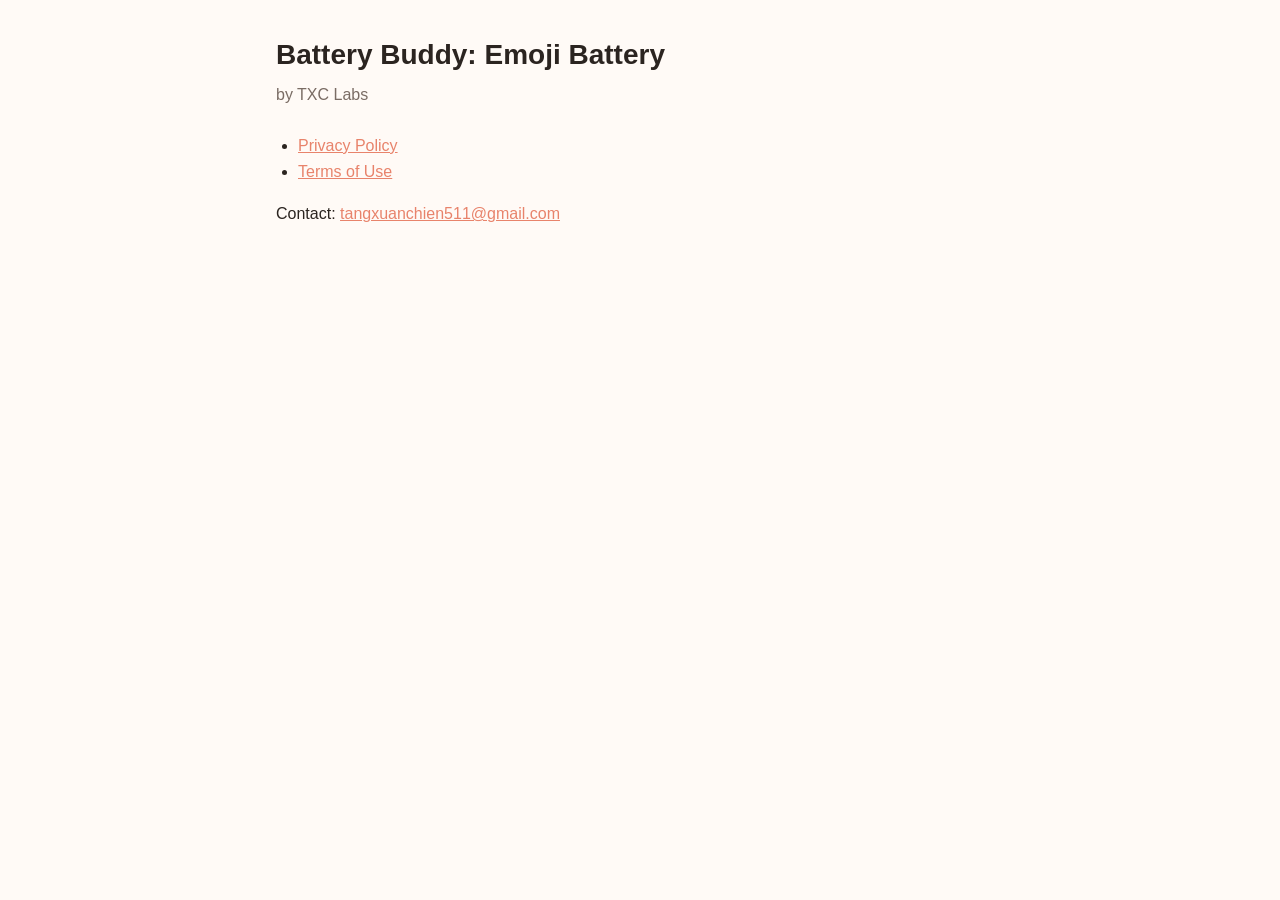
<file: index.html>
<!doctype html>
<html lang="en">
<head>
<meta charset="utf-8">
<meta name="viewport" content="width=device-width, initial-scale=1">
<title>Battery Buddy</title>
<link rel="stylesheet" href="style.css">
</head>
<body>
<main>
<h1>Battery Buddy: Emoji Battery</h1>
<p class="meta">by TXC Labs</p>
<ul>
<li><a href="privacy-policy.html">Privacy Policy</a></li>
<li><a href="terms-of-use.html">Terms of Use</a></li>
</ul>
<p>Contact: <a href="mailto:tangxuanchien511@gmail.com">tangxuanchien511@gmail.com</a></p>
</main>
</body>
</html>
</file>
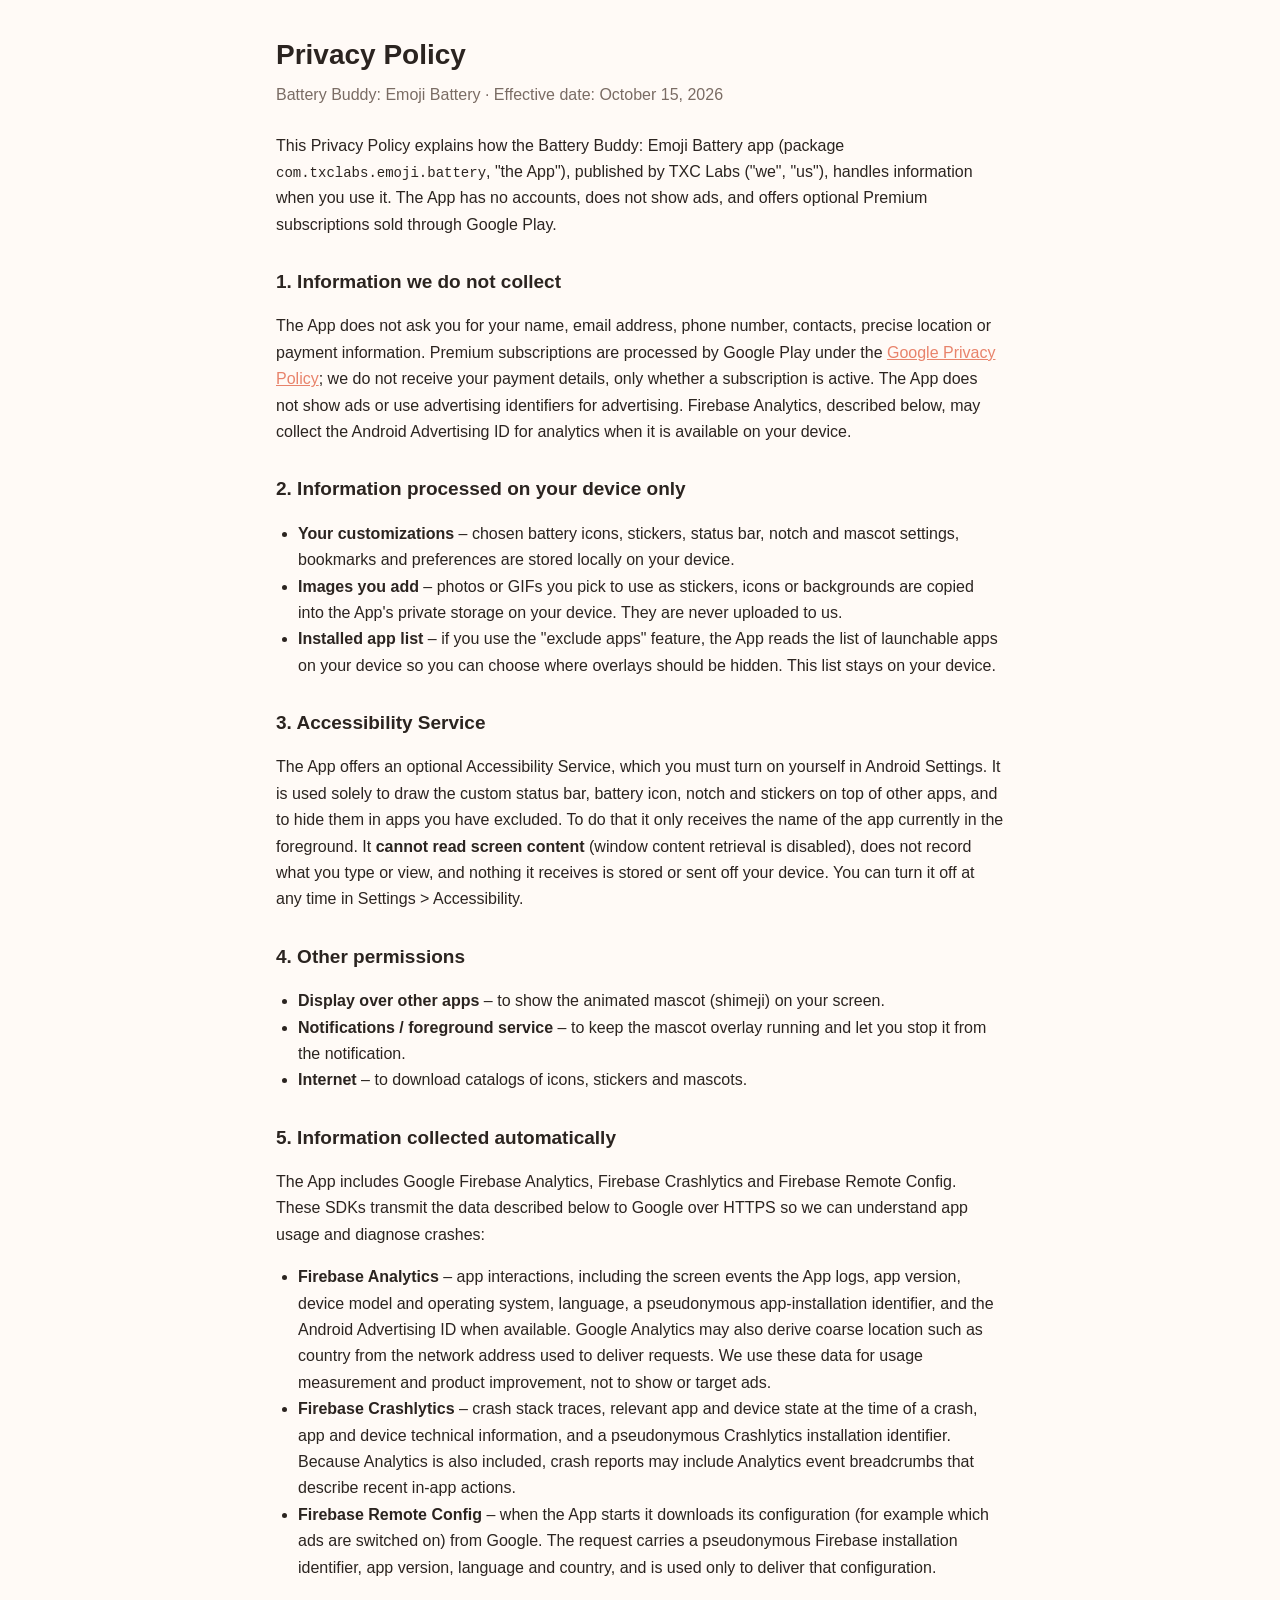
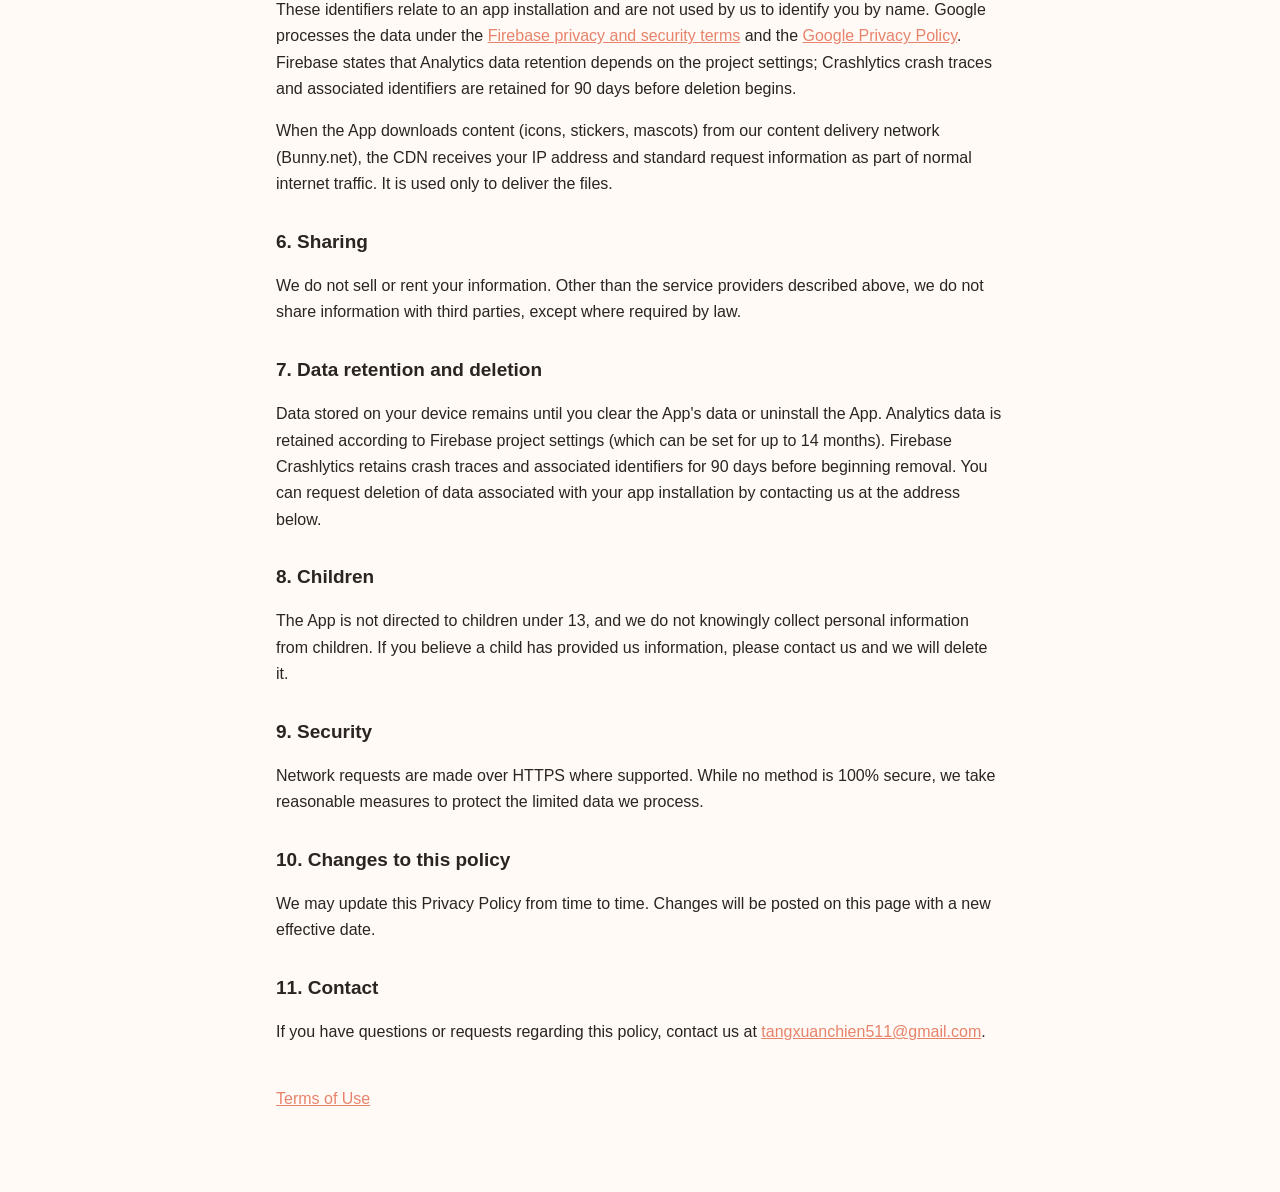
<file: privacy-policy.html>
<!doctype html>
<html lang="en">
<head>
<meta charset="utf-8">
<meta name="viewport" content="width=device-width, initial-scale=1">
<title>Privacy Policy – Battery Buddy</title>
<link rel="stylesheet" href="style.css">
</head>
<body>
<main>
<h1>Privacy Policy</h1>
<p class="meta">Battery Buddy: Emoji Battery · Effective date: October 15, 2026</p>

<p>This Privacy Policy explains how the Battery Buddy: Emoji Battery app (package <code>com.txclabs.emoji.battery</code>, "the App"), published by TXC Labs ("we", "us"), handles information when you use it. The App has no accounts, does not show ads, and offers optional Premium subscriptions sold through Google Play.</p>

<h2>1. Information we do not collect</h2>
<p>The App does not ask you for your name, email address, phone number, contacts, precise location or payment information. Premium subscriptions are processed by Google Play under the <a href="https://policies.google.com/privacy">Google Privacy Policy</a>; we do not receive your payment details, only whether a subscription is active. The App does not show ads or use advertising identifiers for advertising. Firebase Analytics, described below, may collect the Android Advertising ID for analytics when it is available on your device.</p>

<h2>2. Information processed on your device only</h2>
<ul>
<li><strong>Your customizations</strong> – chosen battery icons, stickers, status bar, notch and mascot settings, bookmarks and preferences are stored locally on your device.</li>
<li><strong>Images you add</strong> – photos or GIFs you pick to use as stickers, icons or backgrounds are copied into the App's private storage on your device. They are never uploaded to us.</li>
<li><strong>Installed app list</strong> – if you use the "exclude apps" feature, the App reads the list of launchable apps on your device so you can choose where overlays should be hidden. This list stays on your device.</li>
</ul>

<h2>3. Accessibility Service</h2>
<p>The App offers an optional Accessibility Service, which you must turn on yourself in Android Settings. It is used solely to draw the custom status bar, battery icon, notch and stickers on top of other apps, and to hide them in apps you have excluded. To do that it only receives the name of the app currently in the foreground. It <strong>cannot read screen content</strong> (window content retrieval is disabled), does not record what you type or view, and nothing it receives is stored or sent off your device. You can turn it off at any time in Settings &gt; Accessibility.</p>

<h2>4. Other permissions</h2>
<ul>
<li><strong>Display over other apps</strong> – to show the animated mascot (shimeji) on your screen.</li>
<li><strong>Notifications / foreground service</strong> – to keep the mascot overlay running and let you stop it from the notification.</li>
<li><strong>Internet</strong> – to download catalogs of icons, stickers and mascots.</li>
</ul>

<h2>5. Information collected automatically</h2>
<p>The App includes Google Firebase Analytics, Firebase Crashlytics and Firebase Remote Config. These SDKs transmit the data described below to Google over HTTPS so we can understand app usage and diagnose crashes:</p>
<ul>
<li><strong>Firebase Analytics</strong> – app interactions, including the screen events the App logs, app version, device model and operating system, language, a pseudonymous app-installation identifier, and the Android Advertising ID when available. Google Analytics may also derive coarse location such as country from the network address used to deliver requests. We use these data for usage measurement and product improvement, not to show or target ads.</li>
<li><strong>Firebase Crashlytics</strong> – crash stack traces, relevant app and device state at the time of a crash, app and device technical information, and a pseudonymous Crashlytics installation identifier. Because Analytics is also included, crash reports may include Analytics event breadcrumbs that describe recent in-app actions.</li>
<li><strong>Firebase Remote Config</strong> – when the App starts it downloads its configuration (for example which ads are switched on) from Google. The request carries a pseudonymous Firebase installation identifier, app version, language and country, and is used only to deliver that configuration.</li>
</ul>
<p>These identifiers relate to an app installation and are not used by us to identify you by name. Google processes the data under the <a href="https://firebase.google.com/support/privacy">Firebase privacy and security terms</a> and the <a href="https://policies.google.com/privacy">Google Privacy Policy</a>. Firebase states that Analytics data retention depends on the project settings; Crashlytics crash traces and associated identifiers are retained for 90 days before deletion begins.</p>
<p>When the App downloads content (icons, stickers, mascots) from our content delivery network (Bunny.net), the CDN receives your IP address and standard request information as part of normal internet traffic. It is used only to deliver the files.</p>

<h2>6. Sharing</h2>
<p>We do not sell or rent your information. Other than the service providers described above, we do not share information with third parties, except where required by law.</p>

<h2>7. Data retention and deletion</h2>
<p>Data stored on your device remains until you clear the App's data or uninstall the App. Analytics data is retained according to Firebase project settings (which can be set for up to 14 months). Firebase Crashlytics retains crash traces and associated identifiers for 90 days before beginning removal. You can request deletion of data associated with your app installation by contacting us at the address below.</p>

<h2>8. Children</h2>
<p>The App is not directed to children under 13, and we do not knowingly collect personal information from children. If you believe a child has provided us information, please contact us and we will delete it.</p>

<h2>9. Security</h2>
<p>Network requests are made over HTTPS where supported. While no method is 100% secure, we take reasonable measures to protect the limited data we process.</p>

<h2>10. Changes to this policy</h2>
<p>We may update this Privacy Policy from time to time. Changes will be posted on this page with a new effective date.</p>

<h2>11. Contact</h2>
<p>If you have questions or requests regarding this policy, contact us at <a href="mailto:tangxuanchien511@gmail.com">tangxuanchien511@gmail.com</a>.</p>

<p class="links"><a href="terms-of-use.html">Terms of Use</a></p>
</main>
</body>
</html>
</file>
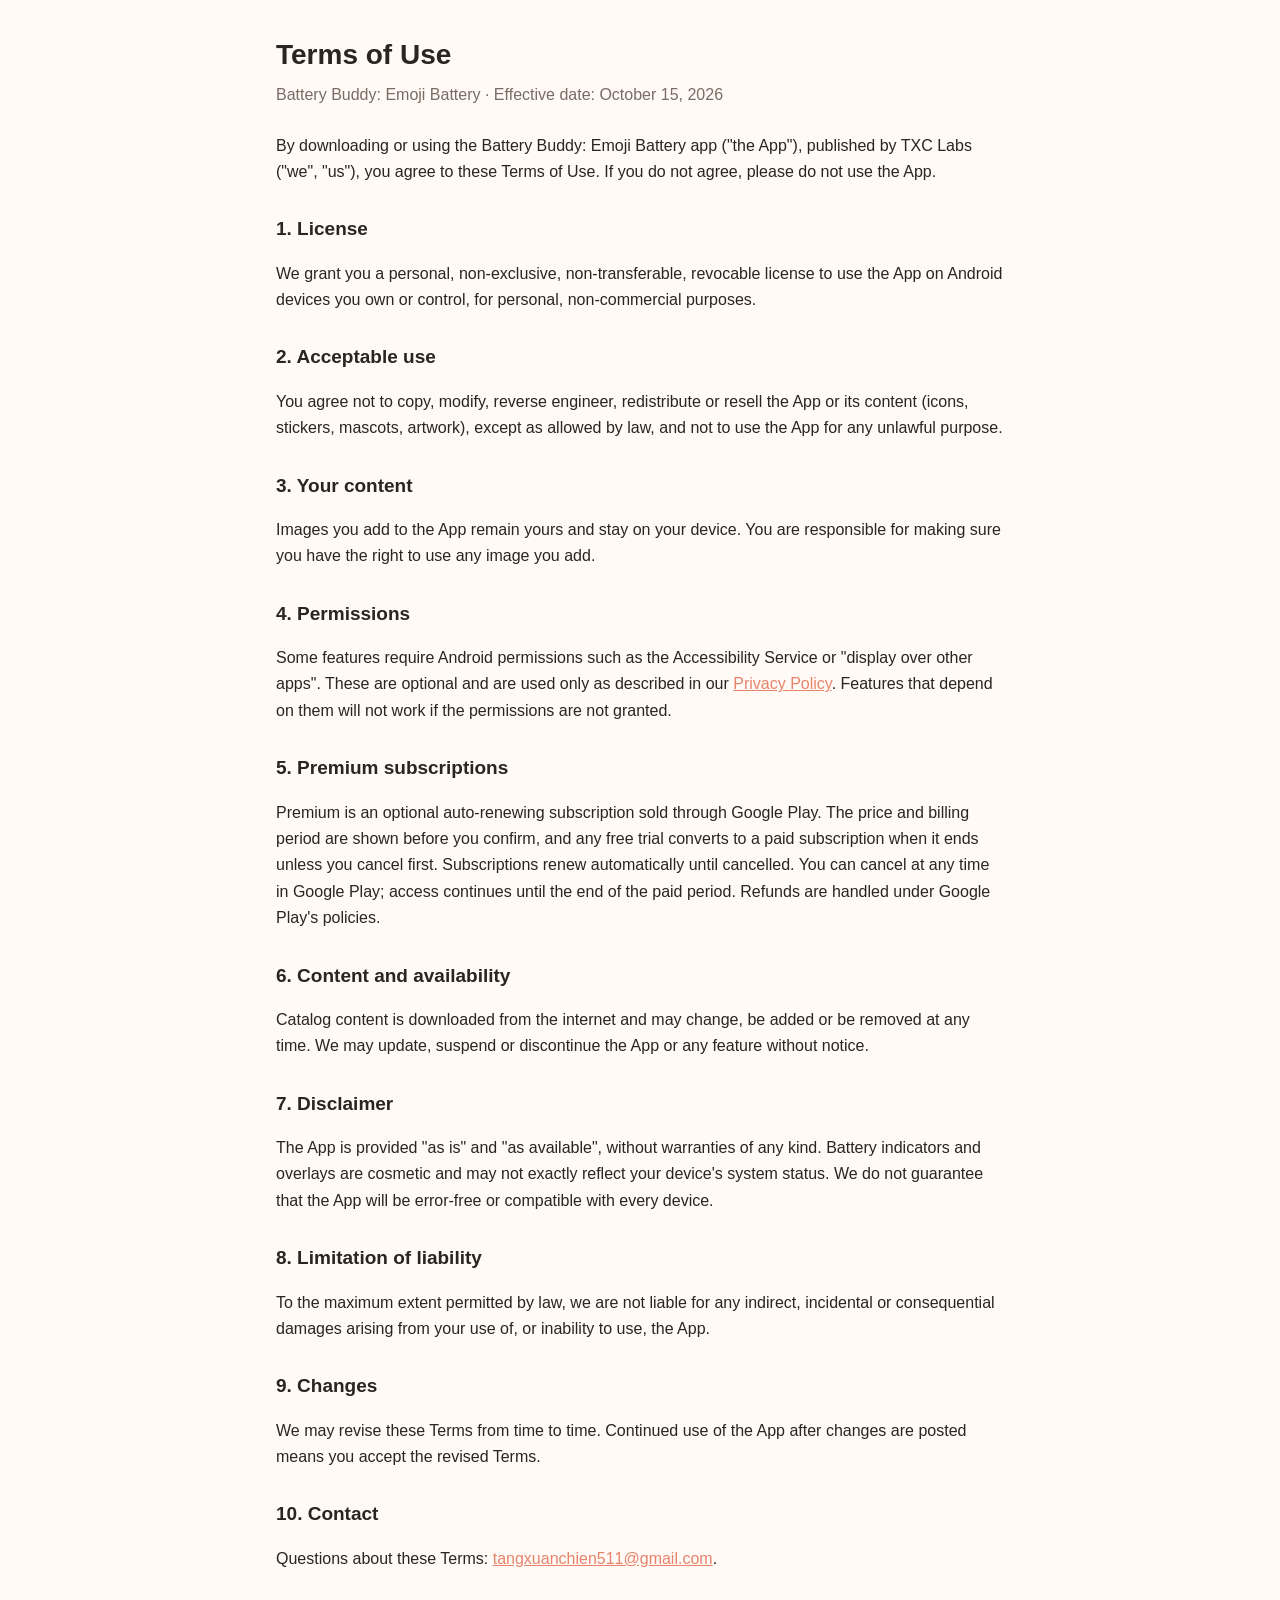
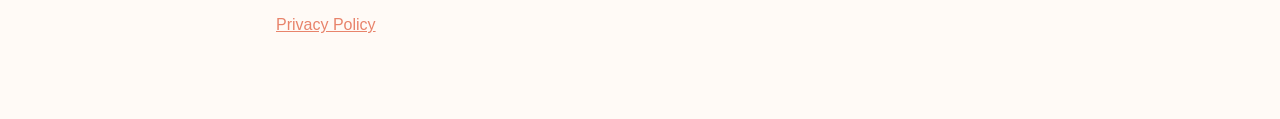
<file: terms-of-use.html>
<!doctype html>
<html lang="en">
<head>
<meta charset="utf-8">
<meta name="viewport" content="width=device-width, initial-scale=1">
<title>Terms of Use – Battery Buddy</title>
<link rel="stylesheet" href="style.css">
</head>
<body>
<main>
<h1>Terms of Use</h1>
<p class="meta">Battery Buddy: Emoji Battery · Effective date: October 15, 2026</p>

<p>By downloading or using the Battery Buddy: Emoji Battery app ("the App"), published by TXC Labs ("we", "us"), you agree to these Terms of Use. If you do not agree, please do not use the App.</p>

<h2>1. License</h2>
<p>We grant you a personal, non-exclusive, non-transferable, revocable license to use the App on Android devices you own or control, for personal, non-commercial purposes.</p>

<h2>2. Acceptable use</h2>
<p>You agree not to copy, modify, reverse engineer, redistribute or resell the App or its content (icons, stickers, mascots, artwork), except as allowed by law, and not to use the App for any unlawful purpose.</p>

<h2>3. Your content</h2>
<p>Images you add to the App remain yours and stay on your device. You are responsible for making sure you have the right to use any image you add.</p>

<h2>4. Permissions</h2>
<p>Some features require Android permissions such as the Accessibility Service or "display over other apps". These are optional and are used only as described in our <a href="privacy-policy.html">Privacy Policy</a>. Features that depend on them will not work if the permissions are not granted.</p>

<h2>5. Premium subscriptions</h2>
<p>Premium is an optional auto-renewing subscription sold through Google Play. The price and billing period are shown before you confirm, and any free trial converts to a paid subscription when it ends unless you cancel first. Subscriptions renew automatically until cancelled. You can cancel at any time in Google Play; access continues until the end of the paid period. Refunds are handled under Google Play's policies.</p>

<h2>6. Content and availability</h2>
<p>Catalog content is downloaded from the internet and may change, be added or be removed at any time. We may update, suspend or discontinue the App or any feature without notice.</p>

<h2>7. Disclaimer</h2>
<p>The App is provided "as is" and "as available", without warranties of any kind. Battery indicators and overlays are cosmetic and may not exactly reflect your device's system status. We do not guarantee that the App will be error-free or compatible with every device.</p>

<h2>8. Limitation of liability</h2>
<p>To the maximum extent permitted by law, we are not liable for any indirect, incidental or consequential damages arising from your use of, or inability to use, the App.</p>

<h2>9. Changes</h2>
<p>We may revise these Terms from time to time. Continued use of the App after changes are posted means you accept the revised Terms.</p>

<h2>10. Contact</h2>
<p>Questions about these Terms: <a href="mailto:tangxuanchien511@gmail.com">tangxuanchien511@gmail.com</a>.</p>

<p class="links"><a href="privacy-policy.html">Privacy Policy</a></p>
</main>
</body>
</html>
</file>
<file: style.css>
:root { --bg: #fffaf6; --text: #2b2420; --muted: #7a6c64; --accent: #e8836b; }
@media (prefers-color-scheme: dark) {
  :root { --bg: #1d1916; --text: #f1e9e4; --muted: #b3a59c; --accent: #f29a83; }
}
* { box-sizing: border-box; }
body { margin: 0; background: var(--bg); color: var(--text);
  font: 16px/1.65 -apple-system, BlinkMacSystemFont, "Segoe UI", Roboto, sans-serif; }
main { max-width: 760px; margin: 0 auto; padding: 32px 16px 64px; }
h1 { font-size: 28px; margin: 0 0 4px; }
h2 { font-size: 19px; margin: 28px 0 8px; }
.meta { color: var(--muted); margin: 0 0 24px; }
a { color: var(--accent); }
code { font-size: 14px; }
ul { padding-left: 22px; }
.links { margin-top: 40px; }
</file>
